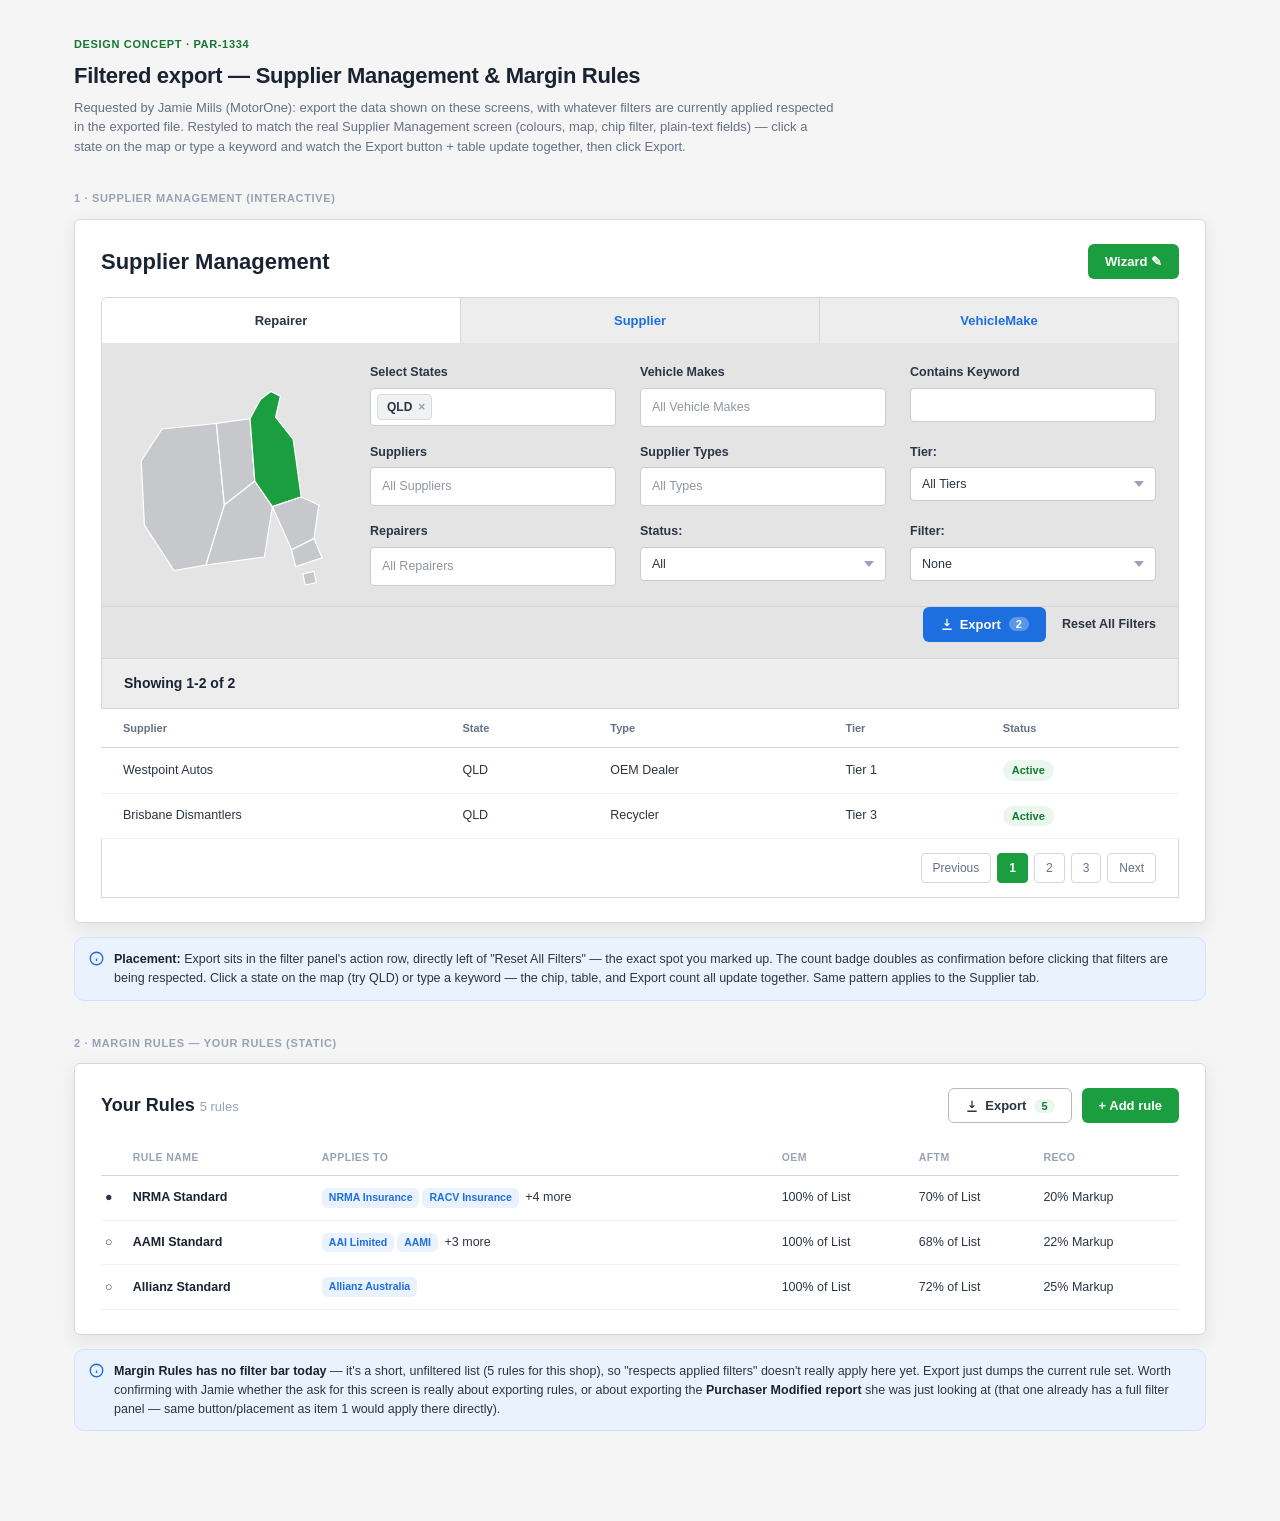
<file: design/export-filtered-design.html>
<!DOCTYPE html>
<html lang="en">
<head>
<meta charset="UTF-8">
<title>PAR-1334 — Filtered Export Design</title>
<meta name="viewport" content="width=1440, initial-scale=1">
<style>
*,*::before,*::after{box-sizing:border-box;margin:0;padding:0}
:root{
  --green:#1A9E3F;--green-d:#147830;--green-lt:#E9F7EE;
  --ink:#1A2332;--text:#2B3543;--text-2:#667085;--text-3:#98A2B3;
  --blue:#1D6FE0;--blue-lt:#EAF2FD;
  --amber:#B54708;--amber-lt:#FFFAEB;
  --page-bg:#F5F5F6;
  --panel-bg:#E4E4E5;
  --card-border:#D6D6D8;
  --field-border:#CCCCCE;
  --r-sm:6px;--r:10px;--r-lg:14px;
  --sh-sm:0 1px 3px rgba(16,24,40,.08);
  --sh-md:0 6px 20px rgba(16,24,40,.08);
}
html,body{background:var(--page-bg);color:var(--text);font-family:-apple-system,BlinkMacSystemFont,"Segoe UI",Roboto,"Helvetica Neue",Arial,sans-serif;font-size:13px;line-height:1.5}
button,input,select{font-family:inherit}

/* ── page chrome (this file is a design doc, not the app) ── */
.wrap{max-width:1180px;margin:0 auto;padding:36px 24px 90px}
.doc-head{margin-bottom:28px}
.doc-eyebrow{font-size:11px;font-weight:700;letter-spacing:.06em;text-transform:uppercase;color:var(--green-d);margin-bottom:6px}
.doc-title{font-size:22px;font-weight:800;color:var(--ink);letter-spacing:-.3px}
.doc-sub{color:var(--text-2);margin-top:6px;max-width:760px}
.doc-sub a{color:var(--blue)}
.section-lbl{font-size:11px;font-weight:700;letter-spacing:.06em;text-transform:uppercase;color:var(--text-3);margin:34px 0 12px}

/* ── mock app frame ── */
.frame{background:#fff;border:1px solid var(--card-border);border-radius:var(--r-sm);box-shadow:var(--sh-md);overflow:hidden}

.main{flex:1;padding:24px 26px}
.ph-row{display:flex;align-items:center;justify-content:space-between;margin-bottom:18px}
.ph-title{font-size:22px;font-weight:800;color:var(--ink)}

.btn{display:inline-flex;align-items:center;gap:6px;padding:9px 16px;border-radius:6px;font-size:13px;font-weight:700;border:1.5px solid transparent;cursor:pointer;transition:.14s}
.btn-green{background:var(--green);color:#fff}
.btn-green:hover{background:var(--green-d)}
.btn-outline{background:#fff;border-color:#B9BABD;color:#2B3543;font-weight:600}
.btn-outline:hover{border-color:var(--green);color:var(--green-d)}
.btn-blue{background:var(--blue);color:#fff;font-weight:600}
.btn-blue:hover{background:#1657B3}
.btn-blue .export-count{background:rgba(255,255,255,.28);color:#fff}

/* tabs — light gray bar, active tab = white box, inactive = blue link text */
.tabs{display:flex;background:#EDEDEE;border:1px solid var(--card-border);border-bottom:none;border-radius:var(--r-sm) var(--r-sm) 0 0;overflow:hidden}
.tab{flex:1;text-align:center;padding:13px 10px;font-size:13px;font-weight:600;color:var(--blue);cursor:default;border-right:1px solid var(--card-border)}
.tab:last-child{border-right:none}
.tab.on{background:#fff;color:var(--text);font-weight:700}

/* filter panel */
.panel{background:var(--panel-bg);border:1px solid var(--card-border);border-top:none;padding:20px 22px;display:flex;gap:26px}
.map-box{flex-shrink:0;width:220px;display:flex;align-items:center;justify-content:center;padding-top:22px}
.filters{flex:1;display:grid;grid-template-columns:repeat(3,1fr);gap:16px 24px;align-content:start}
.f-field label{display:block;font-size:12.5px;font-weight:700;color:var(--text);margin-bottom:6px}
.f-field .fake-input,.f-field select,.f-field input{width:100%;border:1px solid var(--field-border);border-radius:4px;padding:9px 11px;font-size:12.5px;color:#9096A0;background:#fff;outline:none}
.f-field select{appearance:none;color:var(--text);background:#fff url("data:image/svg+xml,%3Csvg xmlns='http://www.w3.org/2000/svg' width='10' height='6'%3E%3Cpath d='M0 0l5 6 5-6z' fill='%2398A2B3'/%3E%3C/svg%3E") no-repeat right 11px center}
.f-field input:focus,.f-field select:focus{border-color:var(--green);box-shadow:0 0 0 3px var(--green-lt)}
.f-active{border-color:var(--green)!important;box-shadow:0 0 0 3px var(--green-lt)}
.chipbox{min-height:37px;border:1px solid var(--field-border);border-radius:4px;background:#fff;padding:5px 6px;display:flex;flex-wrap:wrap;gap:6px;align-items:center}
.state-chip{display:inline-flex;align-items:center;gap:6px;background:#F1F2F3;border:1px solid #DADBDD;border-radius:4px;padding:3px 6px 3px 9px;font-size:12px;font-weight:600;color:var(--text)}
.state-chip .x{cursor:pointer;color:var(--text-3);font-weight:700}
.state-chip .x:hover{color:var(--text)}

.action-row{display:flex;align-items:center;justify-content:flex-end;gap:16px;margin-top:18px}
.reset-link{font-size:12.5px;color:var(--text);cursor:pointer;background:none;border:none;font-weight:600}
.reset-link:hover{text-decoration:underline}
.export-count{background:var(--green-lt);color:var(--green-d);border-radius:20px;padding:1px 7px;font-size:11px;font-weight:800;margin-left:2px}

/* results header (outside the gray panel) */
.results-band{background:#EDEDEE;border:1px solid var(--card-border);border-top:none;padding:14px 22px;display:flex;align-items:center;justify-content:space-between}
.results-count{font-size:14px;font-weight:800;color:var(--ink)}

table{width:100%;border-collapse:collapse}
th{text-align:left;font-size:11px;font-weight:700;color:var(--text-2);padding:11px 22px;border-bottom:1px solid var(--card-border);background:#fff}
td{padding:12px 22px;font-size:12.5px;color:var(--text);border-bottom:1px solid #EFEFEF}
tr.row-hidden{display:none}
.badge{display:inline-block;padding:2px 9px;border-radius:20px;font-size:11px;font-weight:700}
.badge-active{background:var(--green-lt);color:var(--green-d)}
.badge-locked{background:var(--amber-lt);color:var(--amber)}

.pager{display:flex;justify-content:flex-end;gap:6px;padding:14px 22px;border:1px solid var(--card-border);border-top:none}
.pg{padding:5px 11px;border:1px solid var(--card-border);border-radius:4px;font-size:12px;color:var(--text-2);background:#fff}
.pg.on{background:var(--green);border-color:var(--green);color:#fff;font-weight:700}

/* toast */
.toast{position:fixed;bottom:28px;left:50%;transform:translateX(-50%) translateY(20px);background:var(--ink);color:#fff;padding:12px 18px;border-radius:10px;font-size:12.5px;font-weight:600;display:flex;align-items:center;gap:10px;box-shadow:var(--sh-md);opacity:0;pointer-events:none;transition:.22s}
.toast.show{opacity:1;transform:translateX(-50%) translateY(0)}
.toast svg{flex-shrink:0}

/* annotation callouts */
.note{display:flex;gap:10px;background:var(--blue-lt);border:1px solid #cfe1fb;border-radius:var(--r);padding:12px 14px;font-size:12.5px;color:var(--text);margin-top:14px}
.note svg{flex-shrink:0;margin-top:1px;color:var(--blue)}
.note b{color:var(--ink)}

/* static second mock — Margin Rules list */
.mr-table{width:100%;border-collapse:collapse;margin-top:16px}
.mr-table th{text-align:left;font-size:10.5px;font-weight:700;letter-spacing:.04em;text-transform:uppercase;color:var(--text-3);padding:9px 4px;border-bottom:1px solid var(--card-border)}
.mr-table td{padding:12px 4px;font-size:12.5px;border-bottom:1px solid #F0F1F4}
.rule-name{font-weight:700;color:var(--ink)}
.chip{display:inline-block;background:var(--blue-lt);color:var(--blue);font-size:10.5px;font-weight:600;padding:2px 7px;border-radius:6px;margin-right:3px}

/* map svg */
.aus-map path{fill:#C7C8CB;stroke:#fff;stroke-width:1.5;cursor:pointer;transition:.12s}
.aus-map path:hover{fill:#AEB0B4}
.aus-map path.sel{fill:var(--green)}
.aus-map path.sel:hover{fill:var(--green-d)}
</style>
</head>
<body>
<div class="wrap">

  <div class="doc-head">
    <div class="doc-eyebrow">Design concept · PAR-1334</div>
    <div class="doc-title">Filtered export — Supplier Management &amp; Margin Rules</div>
    <div class="doc-sub">Requested by Jamie Mills (MotorOne): export the data shown on these screens, with whatever filters are currently applied respected in the exported file. Restyled to match the real Supplier Management screen (colours, map, chip filter, plain-text fields) — click a state on the map or type a keyword and watch the Export button + table update together, then click Export.</div>
  </div>

  <div class="section-lbl">1 · Supplier Management (interactive)</div>
  <div class="frame">
    <div class="main">
      <div class="ph-row">
        <div class="ph-title">Supplier Management</div>
        <button class="btn btn-green">Wizard ✎</button>
      </div>

      <div class="tabs">
        <div class="tab on">Repairer</div>
        <div class="tab">Supplier</div>
        <div class="tab">VehicleMake</div>
      </div>

      <div class="panel">
        <div class="map-box">
          <svg class="aus-map" id="aus-map" viewBox="0 0 260 250" width="210" height="200">
            <path data-state="WA" d="M40,55 L108,48 L118,150 L95,225 L55,232 L18,175 L14,95 Z"/>
            <path data-state="NT" d="M108,48 L150,42 L156,120 L118,150 Z"/>
            <path data-state="SA" d="M118,150 L156,120 L178,152 L168,215 L95,225 Z"/>
            <path data-state="QLD" d="M150,42 L163,18 L176,8 L188,14 L182,40 L204,68 L214,140 L178,152 L156,120 Z"/>
            <path data-state="NSW" d="M214,140 L236,150 L230,192 L202,206 L178,152 Z"/>
            <path data-state="VIC" d="M202,206 L230,192 L240,216 L207,227 Z"/>
            <path data-state="TAS" d="M216,236 L230,233 L233,247 L219,250 Z"/>
          </svg>
        </div>
        <div class="filters">
          <div class="f-field">
            <label>Select States</label>
            <div class="chipbox" id="state-chipbox"></div>
          </div>
          <div class="f-field"><label>Vehicle Makes</label><div class="fake-input">All Vehicle Makes</div></div>
          <div class="f-field"><label>Contains Keyword</label><input id="f-kw" placeholder=""></div>

          <div class="f-field"><label>Suppliers</label><div class="fake-input">All Suppliers</div></div>
          <div class="f-field"><label>Supplier Types</label><div class="fake-input">All Types</div></div>
          <div class="f-field"><label>Tier:</label>
            <select id="f-tier">
              <option value="">All Tiers</option><option>Tier 1</option><option>Tier 2</option><option>Tier 3</option>
            </select>
          </div>

          <div class="f-field"><label>Repairers</label><div class="fake-input">All Repairers</div></div>
          <div class="f-field"><label>Status:</label>
            <select id="f-status">
              <option value="">All</option><option>Active</option><option>Locked</option>
            </select>
          </div>
          <div class="f-field"><label>Filter:</label><select><option>None</option></select></div>
        </div>
      </div>
      <div class="panel" style="border-top:none;padding-top:0;padding-bottom:16px;justify-content:flex-end">
        <div class="action-row" style="margin-top:0;flex:1">
          <button class="btn btn-blue" onclick="doExport()">
            <svg width="14" height="14" viewBox="0 0 24 24" fill="none" stroke="currentColor" stroke-width="2.2"><path d="M12 3v12m0 0l-4-4m4 4l4-4M4 21h16"/></svg>
            Export <span class="export-count" id="export-count">24</span>
          </button>
          <button class="reset-link" onclick="resetFilters()">Reset All Filters</button>
        </div>
      </div>

      <div class="results-band">
        <div class="results-count">Showing <span id="shown-range">1-5</span> of <span id="shown-total">24</span></div>
      </div>

      <table>
        <thead><tr><th>Supplier</th><th>State</th><th>Type</th><th>Tier</th><th>Status</th></tr></thead>
        <tbody id="supplier-rows">
          <tr data-state="QLD" data-status="Active" data-tier="Tier 1" data-name="Westpoint Autos"><td>Westpoint Autos</td><td>QLD</td><td>OEM Dealer</td><td>Tier 1</td><td><span class="badge badge-active">Active</span></td></tr>
          <tr data-state="NSW" data-status="Active" data-tier="Tier 2" data-name="Sydney Salvage"><td>Sydney Salvage</td><td>NSW</td><td>Recycler</td><td>Tier 2</td><td><span class="badge badge-active">Active</span></td></tr>
          <tr data-state="VIC" data-status="Locked" data-tier="Tier 1" data-name="Melbourne Parts Co"><td>Melbourne Parts Co</td><td>VIC</td><td>Aftermarket</td><td>Tier 1</td><td><span class="badge badge-locked">Locked</span></td></tr>
          <tr data-state="QLD" data-status="Active" data-tier="Tier 3" data-name="Brisbane Dismantlers"><td>Brisbane Dismantlers</td><td>QLD</td><td>Recycler</td><td>Tier 3</td><td><span class="badge badge-active">Active</span></td></tr>
          <tr data-state="WA" data-status="Active" data-tier="Tier 2" data-name="Perth OEM Direct"><td>Perth OEM Direct</td><td>WA</td><td>OEM Dealer</td><td>Tier 2</td><td><span class="badge badge-active">Active</span></td></tr>
        </tbody>
      </table>
      <div class="pager"><span class="pg">Previous</span><span class="pg on">1</span><span class="pg">2</span><span class="pg">3</span><span class="pg">Next</span></div>
    </div>
  </div>

  <div class="note">
    <svg width="15" height="15" viewBox="0 0 24 24" fill="none" stroke="currentColor" stroke-width="2.2"><circle cx="12" cy="12" r="10"/><path d="M12 16v-4m0-4h.01"/></svg>
    <span><b>Placement:</b> Export sits in the filter panel's action row, directly left of "Reset All Filters" — the exact spot you marked up. The count badge doubles as confirmation before clicking that filters are being respected. Click a state on the map (try QLD) or type a keyword — the chip, table, and Export count all update together. Same pattern applies to the Supplier tab.</span>
  </div>

  <div class="section-lbl">2 · Margin Rules — Your Rules (static)</div>
  <div class="frame">
    <div class="main">
      <div class="ph-row">
        <div class="ph-title" style="font-size:18px">Your Rules <span style="font-weight:500;color:var(--text-3);font-size:13px">5 rules</span></div>
        <div style="display:flex;gap:10px">
          <button class="btn btn-outline">
            <svg width="14" height="14" viewBox="0 0 24 24" fill="none" stroke="currentColor" stroke-width="2.2"><path d="M12 3v12m0 0l-4-4m4 4l4-4M4 21h16"/></svg>
            Export <span class="export-count">5</span>
          </button>
          <button class="btn btn-green">+ Add rule</button>
        </div>
      </div>
      <table class="mr-table">
        <thead><tr><th></th><th>Rule Name</th><th>Applies To</th><th>OEM</th><th>AFTM</th><th>Reco</th></tr></thead>
        <tbody>
          <tr><td>●</td><td class="rule-name">NRMA Standard</td><td><span class="chip">NRMA Insurance</span><span class="chip">RACV Insurance</span> +4 more</td><td>100% of List</td><td>70% of List</td><td>20% Markup</td></tr>
          <tr><td>○</td><td class="rule-name">AAMI Standard</td><td><span class="chip">AAI Limited</span><span class="chip">AAMI</span> +3 more</td><td>100% of List</td><td>68% of List</td><td>22% Markup</td></tr>
          <tr><td>○</td><td class="rule-name">Allianz Standard</td><td><span class="chip">Allianz Australia</span></td><td>100% of List</td><td>72% of List</td><td>25% Markup</td></tr>
        </tbody>
      </table>
    </div>
  </div>

  <div class="note">
    <svg width="15" height="15" viewBox="0 0 24 24" fill="none" stroke="currentColor" stroke-width="2.2"><circle cx="12" cy="12" r="10"/><path d="M12 16v-4m0-4h.01"/></svg>
    <span><b>Margin Rules has no filter bar today</b> — it's a short, unfiltered list (5 rules for this shop), so "respects applied filters" doesn't really apply here yet. Export just dumps the current rule set. Worth confirming with Jamie whether the ask for this screen is really about exporting rules, or about exporting the <b>Purchaser Modified report</b> she was just looking at (that one already has a full filter panel — same button/placement as item 1 would apply there directly).</span>
  </div>

</div>

<div class="toast" id="toast">
  <svg width="16" height="16" viewBox="0 0 24 24" fill="none" stroke="currentColor" stroke-width="2.4"><path d="M20 6L9 17l-5-5"/></svg>
  <span id="toast-msg">Exported 24 filtered suppliers to CSV</span>
</div>

<script>
const rows = Array.from(document.querySelectorAll('#supplier-rows tr'));
const tierSel = document.getElementById('f-tier');
const statusSel = document.getElementById('f-status');
const kwInput = document.getElementById('f-kw');
const exportCount = document.getElementById('export-count');
const shownRange = document.getElementById('shown-range');
const shownTotal = document.getElementById('shown-total');
const chipbox = document.getElementById('state-chipbox');
const mapPaths = Array.from(document.querySelectorAll('#aus-map path'));

let selectedStates = new Set(['QLD']);

function renderChips(){
  chipbox.innerHTML = '';
  selectedStates.forEach(s=>{
    const chip = document.createElement('span');
    chip.className = 'state-chip';
    chip.innerHTML = s + ' <span class="x" data-s="'+s+'">×</span>';
    chipbox.appendChild(chip);
  });
  chipbox.querySelectorAll('.x').forEach(x=>x.addEventListener('click', e=>{
    selectedStates.delete(e.target.dataset.s);
    syncMap(); renderChips(); applyFilters();
  }));
  mapPaths.forEach(p=>p.classList.toggle('sel', selectedStates.has(p.dataset.state)));
}
function syncMap(){ mapPaths.forEach(p=>p.classList.toggle('sel', selectedStates.has(p.dataset.state))); }

mapPaths.forEach(p=>p.addEventListener('click', ()=>{
  const s = p.dataset.state;
  selectedStates.has(s) ? selectedStates.delete(s) : selectedStates.add(s);
  renderChips(); applyFilters();
}));

function applyFilters(){
  const tier = tierSel.value, status = statusSel.value, kw = kwInput.value.trim().toLowerCase();
  let visible = 0;
  rows.forEach(r=>{
    const match = (selectedStates.size===0 || selectedStates.has(r.dataset.state)) &&
                  (!tier || r.dataset.tier===tier) &&
                  (!status || r.dataset.status===status) &&
                  (!kw || r.dataset.name.toLowerCase().includes(kw));
    r.classList.toggle('row-hidden', !match);
    if(match) visible++;
  });
  const anyFilter = selectedStates.size>0 || tier || status || kw;
  const total = anyFilter ? visible : 24;
  exportCount.textContent = total;
  shownTotal.textContent = total;
  shownRange.textContent = total===0 ? '0' : `1-${Math.min(visible,5)}`;
  [tierSel, statusSel, kwInput].forEach(el=>el.classList.toggle('f-active', !!el.value));
}
[tierSel, statusSel].forEach(el=>el.addEventListener('change', applyFilters));
kwInput.addEventListener('input', applyFilters);

function resetFilters(){
  selectedStates.clear(); tierSel.value=''; statusSel.value=''; kwInput.value='';
  renderChips(); applyFilters();
}

function doExport(){
  const n = exportCount.textContent;
  document.getElementById('toast-msg').textContent = `Exported ${n} filtered supplier${n==1?'':'s'} to CSV`;
  const t = document.getElementById('toast');
  t.classList.add('show');
  clearTimeout(window._toastTimer);
  window._toastTimer = setTimeout(()=>t.classList.remove('show'), 2600);
}

renderChips();
applyFilters();
</script>
</body>
</html>
</file>
